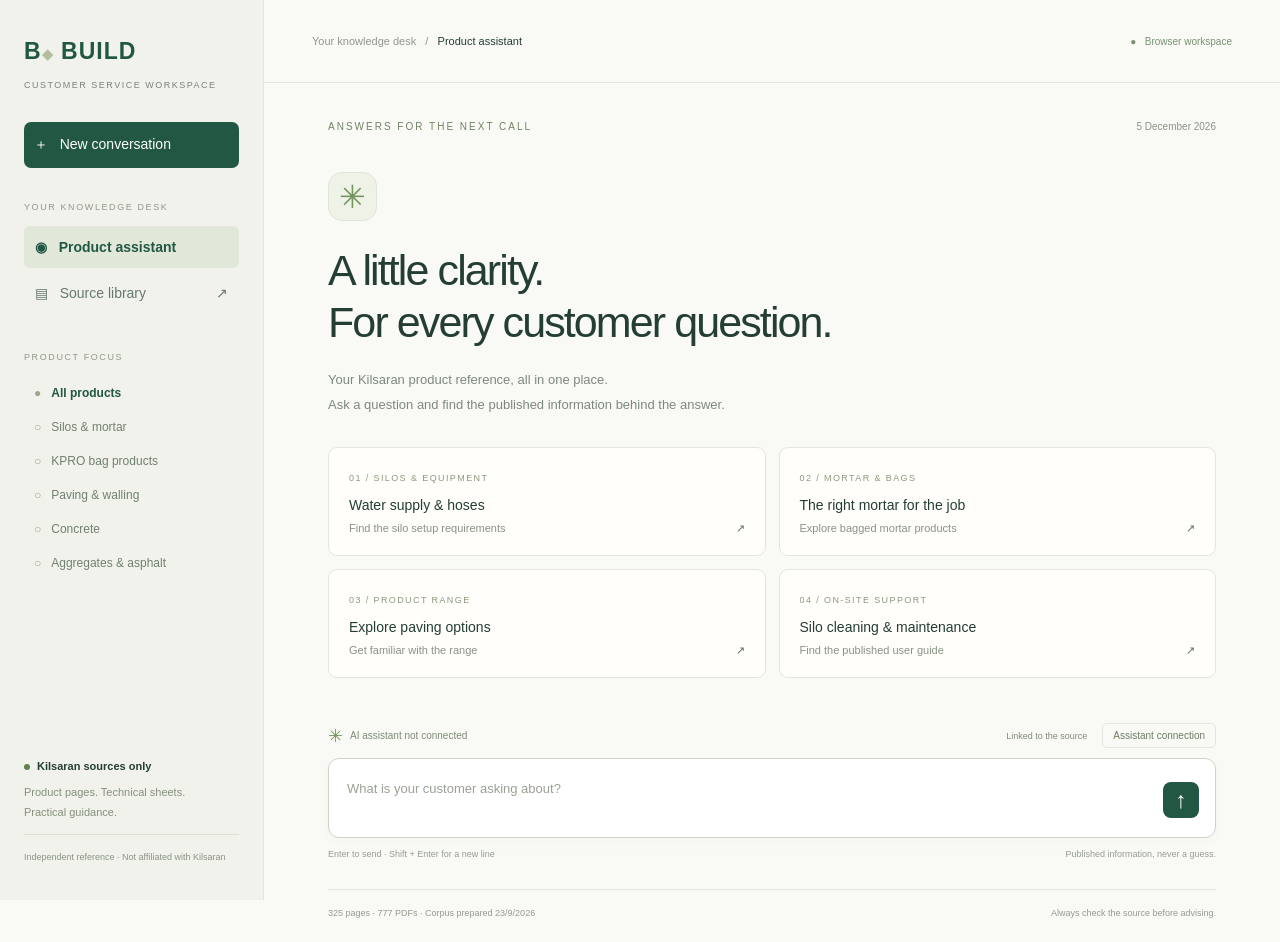
<file: docs/index.html>
<!doctype html><html lang="en"><head><meta charset="utf-8"><meta name="viewport" content="width=device-width,initial-scale=1"><title>Build | Service companion</title><link rel="stylesheet" href="./style.css?v=f38421d95bfe"></head><body>
<aside><a class="brand" href="./">B<span>◆</span> BUILD</a><div class="workspace">CUSTOMER SERVICE WORKSPACE</div><button class="new" id="new">＋ &nbsp; New conversation</button><div class="side-label">YOUR KNOWLEDGE DESK</div><button class="nav active" id="assistant">◉ &nbsp; Product assistant</button><button class="nav" id="library">▤ &nbsp; Source library <span>↗</span></button><div class="side-label">PRODUCT FOCUS</div><div id="categories"></div><div class="sidebar-bottom"><div class="dot"></div><b>Kilsaran sources only</b><p>Product pages. Technical sheets.<br>Practical guidance.</p><small>Independent reference · Not affiliated with Kilsaran</small></div></aside>
<main><header><div><span class="breadcrumb">Your knowledge desk &nbsp; / &nbsp;</span> Product assistant</div><span class="local">● &nbsp; Browser workspace</span></header><div class="main-inner"><div class="topline"><span class="eyebrow">ANSWERS FOR THE NEXT CALL</span><span id="date"></span></div><section id="welcome"><div class="assistant-icon">✳</div><h1>A little clarity.<br>For every customer question.</h1><p class="intro">Your Kilsaran product reference, all in one place.<br>Ask a question and find the published information behind the answer.</p><div class="suggestions"><button data-q="What water supply and hose does a mortar silo require?"><span>01 / SILOS & EQUIPMENT</span><b>Water supply & hoses</b><p>Find the silo setup requirements <i>↗</i></p></button><button data-q="What mortar products are supplied in bags?"><span>02 / MORTAR & BAGS</span><b>The right mortar for the job</b><p>Explore bagged mortar products <i>↗</i></p></button><button data-q="What paving products does Kilsaran offer?"><span>03 / PRODUCT RANGE</span><b>Explore paving options</b><p>Get familiar with the range <i>↗</i></p></button><button data-q="What are the daily cleaning instructions for a silo mixer?"><span>04 / ON-SITE SUPPORT</span><b>Silo cleaning & maintenance</b><p>Find the published user guide <i>↗</i></p></button></div></section><section id="conversation" aria-live="polite" aria-label="Conversation"></section><section id="library-panel" hidden></section><div class="composer-wrap"><div class="focus-line"><span class="spark">✳</span><span id="focus-label">Searching all products</span><span class="source-note">Linked to the source</span></div><form id="chat"><label class="sr-only" for="question">Customer question</label><textarea id="question" maxlength="1500" rows="2" placeholder="What is your customer asking about?"></textarea><button id="send" aria-label="Send question" type="submit">↑</button></form><div class="under-composer"><span>Enter to send · Shift + Enter for a new line</span><span>Published information, never a guess.</span></div></div><footer><span id="coverage">Loading source library…</span><span>Always check the source before advising.</span></footer></div></main><script src="./rag-client.js?v=97b75e585841"></script><script src="./app.js?v=7258b7b31f99"></script></body></html>
</file>
<file: docs/style.css>
:root{--green:#215743;--ink:#243e33;--muted:#79837c;--line:#e3e6dd;--paper:#f9faf6}*{box-sizing:border-box}body{margin:0;background:var(--paper);color:var(--ink);font:14px 'DM Sans',sans-serif}button,textarea{font:inherit}button,a{-webkit-tap-highlight-color:transparent}button{cursor:pointer}aside{width:264px;position:fixed;inset:0 auto 0 0;background:#f0f2eb;border-right:1px solid var(--line);padding:38px 24px;display:flex;flex-direction:column}.brand{font-size:23px;font-weight:800;letter-spacing:1px;text-decoration:none;color:var(--green);white-space:nowrap}.brand span{font-size:14px;color:#b5be9a}.workspace{font-size:9px;letter-spacing:1.5px;margin-top:15px;color:var(--muted)}.new{background:var(--green);color:white;border:0;border-radius:7px;padding:14px 10px;margin:32px 0 34px;text-align:left}.side-label{font-size:9px;letter-spacing:1.6px;color:#90998e;margin-bottom:14px}.nav{background:none;border:0;width:100%;text-align:left;color:#67796d;padding:13px 11px;border-radius:6px;margin-bottom:4px}.nav.active{background:#e1e8da;color:var(--green);font-weight:600}.nav span{float:right}.nav+.side-label{margin-top:34px}.category{display:block;border:0;background:none;text-align:left;width:100%;padding:10px;color:#728073;font-size:12px}.category:before{content:'○';margin-right:10px;color:#9ca78c}.category.selected{color:var(--green);font-weight:700}.category.selected:before{content:'●'}.sidebar-bottom{margin-top:auto;font-size:11px;padding-top:24px}.sidebar-bottom p{color:#85917e;line-height:1.8}.sidebar-bottom small{display:block;border-top:1px solid #dce1d4;padding-top:17px;font-size:9px;color:#8a9387}.dot{display:inline-block;width:6px;height:6px;background:#62824d;border-radius:50%;margin-right:7px}main{margin-left:264px}header{height:83px;border-bottom:1px solid var(--line);padding:0 48px;display:flex;align-items:center;justify-content:space-between;font-size:11px}.breadcrumb{color:#90978d}.local{font-size:10px;color:#789271}.main-inner{max-width:1100px;margin:auto;padding:38px 64px 24px}.topline{display:flex;justify-content:space-between;font-size:10px;color:#899383}.eyebrow{letter-spacing:2px;color:#6f8463}#date{font-size:10px}.assistant-icon{display:flex;align-items:center;justify-content:center;border:1px solid #dee5d8;border-radius:14px;width:49px;height:49px;color:#71955b;background:#eef2e7;font-size:32px;margin:40px 0 23px}h1{font-family:'Manrope',sans-serif;font-size:43px;letter-spacing:-1.9px;font-weight:500;line-height:1.22;margin:0 0 19px}.intro{color:#7d897e;line-height:1.9;font-size:13px}.suggestions{display:grid;grid-template-columns:1fr 1fr;gap:13px;margin:30px 0 33px}.suggestions button{border:1px solid var(--line);background:#fffefa;padding:20px;text-align:left;border-radius:9px;color:var(--ink);transition:.2s}.suggestions button:hover{border-color:#94aa7e;transform:translateY(-2px)}.suggestions span{font-size:9px;letter-spacing:1.4px;color:#8b987e}.suggestions b{display:block;font-size:14px;margin-top:13px;font-weight:500}.suggestions p{font-size:11px;color:#8a9285;margin:9px 0 0}.suggestions i{float:right;font-style:normal;color:#5a7252}.composer-wrap{position:sticky;bottom:0;background:var(--paper);padding-top:12px;padding-bottom:10px}.focus-line{font-size:10px;color:#7f8b75;display:flex;align-items:center;gap:7px;margin-bottom:10px}.spark{font-size:18px;color:#73945d}.source-note{margin-left:auto;font-size:9px}form{display:flex;align-items:center;border:1px solid #ccd6c2;border-radius:11px;background:white;padding:17px 16px 13px;box-shadow:0 5px 15px #29391805}textarea{flex:1;resize:none;border:0;outline:0;background:none;font-size:13px;line-height:1.7;color:var(--ink);min-width:0}textarea::placeholder{color:#9aA293}#send{width:36px;height:36px;border:0;border-radius:8px;background:var(--green);color:white;font-size:23px}#send:disabled{opacity:.4}.under-composer{display:flex;justify-content:space-between;font-size:9px;color:#959d91;padding-top:11px}footer{margin-top:20px;border-top:1px solid var(--line);padding-top:18px;display:flex;justify-content:space-between;gap:12px;font-size:9px;color:#939b8d}.user-message{background:#e9eee2;border-radius:12px;padding:18px 22px;margin:25px 0 20px 12%;white-space:pre-wrap}.reply{margin:20px 0 30px;line-height:1.7}.reply-label{font-size:10px;letter-spacing:1px;color:#78956a;font-weight:700}.source{background:white;border:1px solid var(--line);border-radius:8px;padding:18px;margin-top:12px}.source a{color:var(--green);font-weight:600;text-decoration:none}.source small{display:block;color:#96a087;font-size:10px}.source pre{font:12px/1.8 'DM Sans',sans-serif;white-space:pre-wrap;color:#667263;margin:12px 0 0}.source details{font-size:11px}.caution{background:#f1efdf;color:#81784b;padding:12px 15px;border-radius:6px;font-size:11px}.copy{background:none;border:1px solid var(--line);border-radius:5px;padding:6px 10px;color:#6c7d63;font-size:10px;margin-top:12px}.sr-only{position:absolute;width:1px;height:1px;overflow:hidden;clip:rect(0,0,0,0)}button:focus-visible,a:focus-visible{outline:2px solid #69945d;outline-offset:4px}form:focus-within{border-color:#71936a}#library-panel{padding:30px 0;line-height:1.9}#library-panel a{color:var(--green)}@media(min-width:1450px){.main-inner{padding-top:50px}.assistant-icon{margin-top:55px}h1{font-size:49px}.suggestions{margin-top:38px}.suggestions button{padding:25px}}@media(max-width:1000px){aside{width:218px;padding:30px 18px}main{margin-left:218px}.main-inner{padding:28px}header{padding:0 28px}h1{font-size:35px}}@media(max-width:700px){aside{position:relative;width:100%;padding:18px;display:block}.brand{font-size:19px}.workspace,.side-label,.nav,#categories,.sidebar-bottom{display:none}.new{float:right;margin:0;padding:8px 12px;font-size:11px}main{margin:0}header{height:52px;padding:0 20px}.local{display:none}.main-inner{padding:25px 20px}.assistant-icon{margin-top:30px}h1{font-size:34px}.suggestions{gap:9px}.suggestions button{padding:14px}.suggestions b{font-size:12px}.suggestions span{font-size:8px}.under-composer span:last-child,footer span:last-child{display:none}#date{display:none}}
@media(max-width:700px){#library{display:block;width:auto;font-size:10px;padding:8px 0;margin:6px 0 0}#library span{margin-left:8px}}
.reply>p{white-space:pre-wrap}.rag-settings{max-width:480px;width:calc(100% - 32px);border:1px solid #ccd6c2;border-radius:14px;padding:28px;color:var(--ink);background:var(--paper)}.rag-settings::backdrop{background:#183a3066}.rag-settings p{font-size:12px;line-height:1.7}.rag-settings label{display:block;margin:16px 0;font-size:12px}.rag-settings input{display:block;width:100%;margin-top:7px;padding:12px;border:1px solid #ccd6c2;border-radius:6px}.rag-settings button{padding:9px 14px;border-radius:6px;border:1px solid #ccd6c2;margin-right:8px}.focus-line .copy{margin:0 0 0 8px}#rag-error{color:#9b3f32}
</file>
